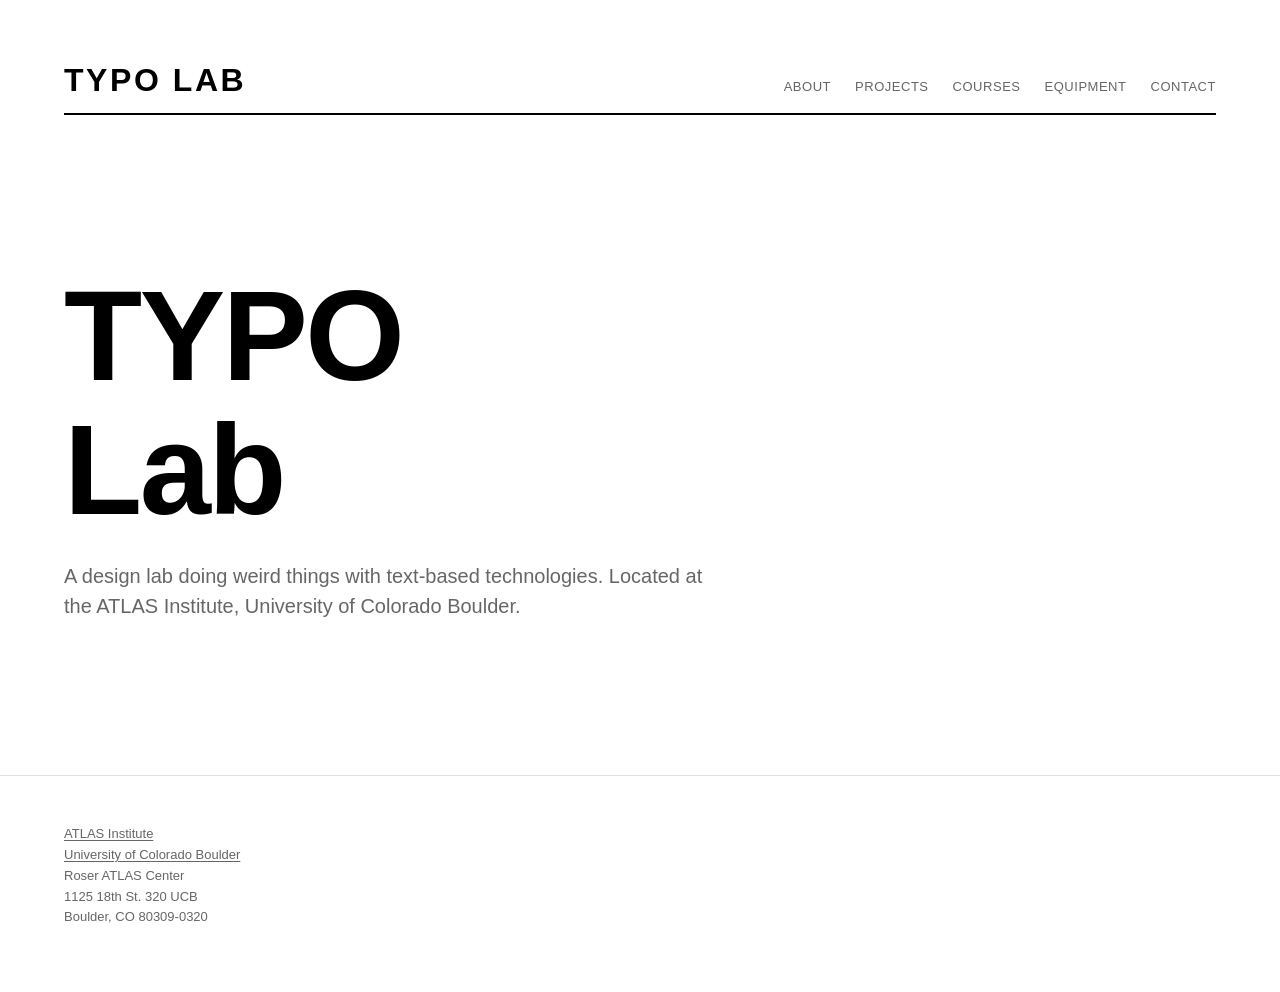
<file: index.html>
<!DOCTYPE html>
<html lang="en">
<head>
  <meta charset="UTF-8">
  <meta name="viewport" content="width=device-width, initial-scale=1.0">
  <title>TYPOLAB</title>
  <link rel="stylesheet" href="style.css">
</head>
<body>
  <div class="page-wrapper">
    <header class="site-header">
      <div class="header-inner">
        <div class="site-title"><a href="index.html">TYPO Lab</a></div>
        <nav>
          <a href="about.html">About</a>
          <a href="projects.html">Projects</a>
          <a href="courses.html">Courses</a>
          <a href="equipment.html">Equipment</a>
          <a href="contact.html">Contact</a>
        </nav>
      </div>
    </header>

    <main>
      <div class="content">
        <div class="hero">
          <h1>TYPO<br>Lab</h1>
          <p class="hero-tagline">A design lab doing weird things with text-based technologies. Located at the ATLAS Institute, University of Colorado Boulder.</p>
        </div>
      </div>
    </main>

    <footer>
      <div class="footer-inner">
        <div class="footer-address">
          <a href="https://atlas.colorado.edu">ATLAS Institute</a><br>
          <a href="https://www.colorado.edu/">University of Colorado Boulder</a><br>
          Roser ATLAS Center<br>
          1125 18th St. 320 UCB<br>
          Boulder, CO 80309-0320
        </div>
      </div>
    </footer>
  </div>
</body>
</html>
</file>
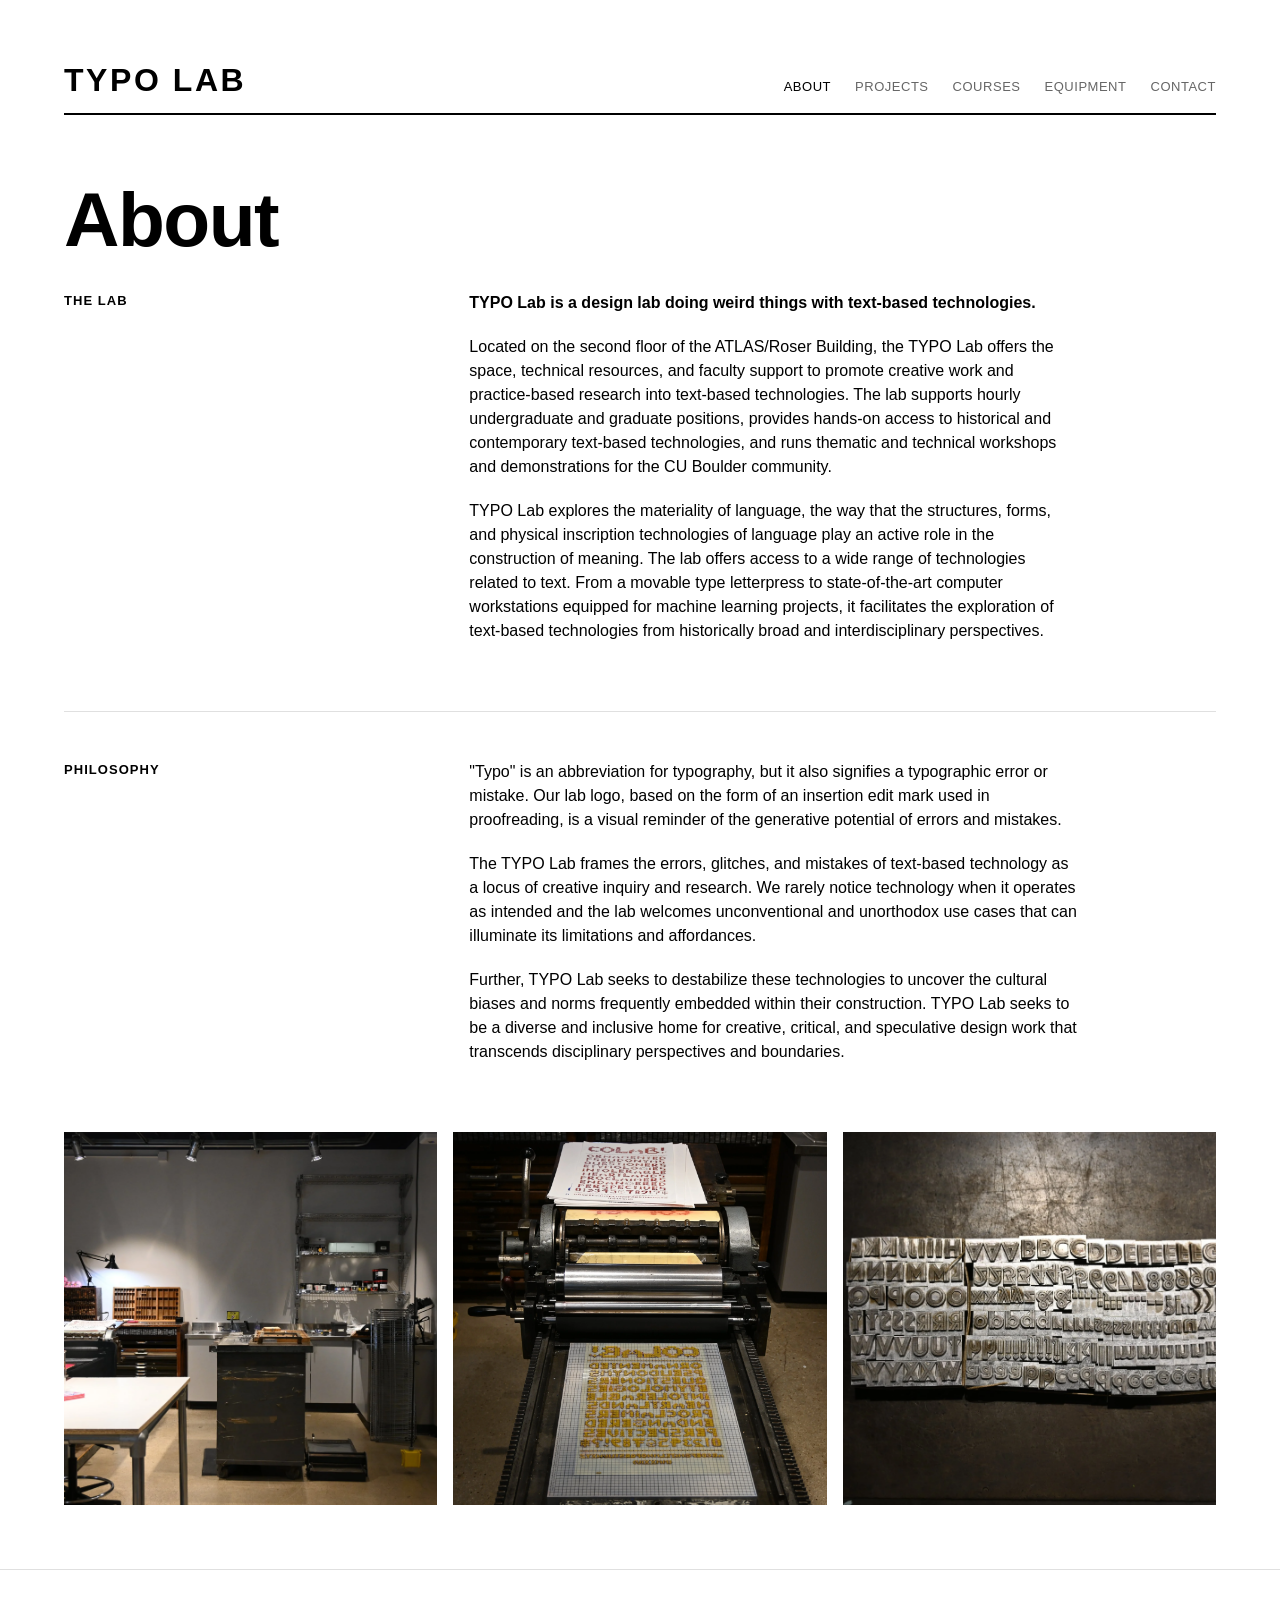
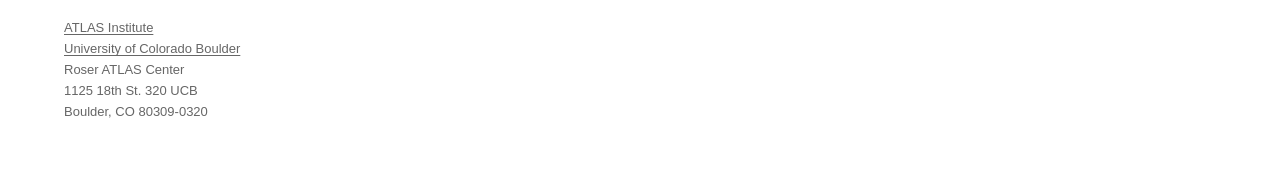
<file: about.html>
<!DOCTYPE html>
<html lang="en">
<head>
  <meta charset="UTF-8">
  <meta name="viewport" content="width=device-width, initial-scale=1.0">
  <title>About — TYPOLAB</title>
  <link rel="stylesheet" href="style.css">
</head>
<body>
  <div class="page-wrapper">
    <header class="site-header">
      <div class="header-inner">
        <div class="site-title"><a href="index.html">TYPO Lab</a></div>
        <nav>
          <a href="about.html" class="active">About</a>
          <a href="projects.html">Projects</a>
          <a href="courses.html">Courses</a>
          <a href="equipment.html">Equipment</a>
          <a href="contact.html">Contact</a>
        </nav>
      </div>
    </header>

    <main>
      <div class="content">
        <h1>About</h1>

        <div class="two-col">
          <div class="col-label">
            <h3>The Lab</h3>
          </div>
          <div class="about-text">
            <p><strong>TYPO Lab is a design lab doing weird things with text-based technologies.</strong></p>

            <p>Located on the second floor of the ATLAS/Roser Building, the TYPO Lab offers the space, technical resources, and faculty support to promote creative work and practice-based research into text-based technologies. The lab supports hourly undergraduate and graduate positions, provides hands-on access to historical and contemporary text-based technologies, and runs thematic and technical workshops and demonstrations for the CU Boulder community.</p>

            <p>TYPO Lab explores the materiality of language, the way that the structures, forms, and physical inscription technologies of language play an active role in the construction of meaning. The lab offers access to a wide range of technologies related to text. From a movable type letterpress to state-of-the-art computer workstations equipped for machine learning projects, it facilitates the exploration of text-based technologies from historically broad and interdisciplinary perspectives.</p>
          </div>
        </div>

        <hr class="section-divider">

        <div class="two-col">
          <div class="col-label">
            <h3>Philosophy</h3>
          </div>
          <div class="about-text">
            <p>"Typo" is an abbreviation for typography, but it also signifies a typographic error or mistake. Our lab logo, based on the form of an insertion edit mark used in proofreading, is a visual reminder of the generative potential of errors and mistakes.</p>

            <p>The TYPO Lab frames the errors, glitches, and mistakes of text-based technology as a locus of creative inquiry and research. We rarely notice technology when it operates as intended and the lab welcomes unconventional and unorthodox use cases that can illuminate its limitations and affordances.</p>

            <p>Further, TYPO Lab seeks to destabilize these technologies to uncover the cultural biases and norms frequently embedded within their construction. TYPO Lab seeks to be a diverse and inclusive home for creative, critical, and speculative design work that transcends disciplinary perspectives and boundaries.</p>
          </div>
        </div>

        <div class="about-images">
          <img src="images/lab-01.jpg" alt="TYPO Lab space">
          <img src="images/lab-02.jpg" alt="TYPO Lab letterpress">
          <img src="images/lab-03.jpg" alt="TYPO Lab equipment">
        </div>
      </div>
    </main>

    <footer>
      <div class="footer-inner">
        <div class="footer-address">
          <a href="https://atlas.colorado.edu">ATLAS Institute</a><br>
          <a href="https://www.colorado.edu/">University of Colorado Boulder</a><br>
          Roser ATLAS Center<br>
          1125 18th St. 320 UCB<br>
          Boulder, CO 80309-0320
        </div>
      </div>
    </footer>
  </div>
</body>
</html>
</file>
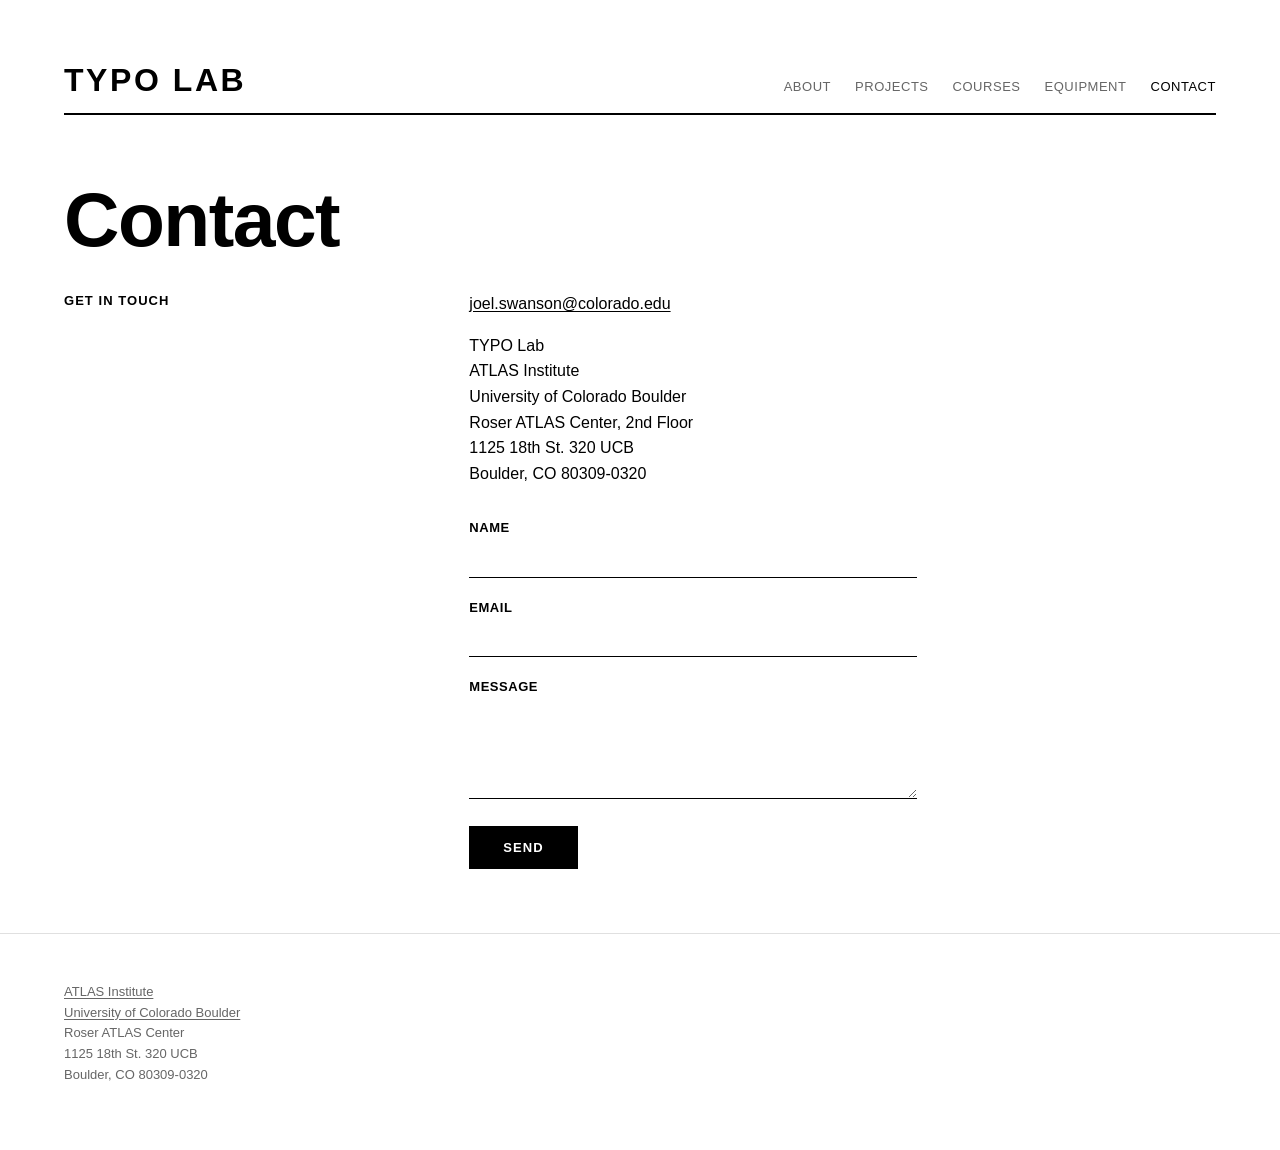
<file: contact.html>
<!DOCTYPE html>
<html lang="en">
<head>
  <meta charset="UTF-8">
  <meta name="viewport" content="width=device-width, initial-scale=1.0">
  <title>Contact — TYPOLAB</title>
  <link rel="stylesheet" href="style.css">
</head>
<body>
  <div class="page-wrapper">
    <header class="site-header">
      <div class="header-inner">
        <div class="site-title"><a href="index.html">TYPO Lab</a></div>
        <nav>
          <a href="about.html">About</a>
          <a href="projects.html">Projects</a>
          <a href="courses.html">Courses</a>
          <a href="equipment.html">Equipment</a>
          <a href="contact.html" class="active">Contact</a>
        </nav>
      </div>
    </header>

    <main>
      <div class="content">
        <h1>Contact</h1>

        <div class="two-col">
          <div class="col-label">
            <h3>Get in Touch</h3>
          </div>
          <div>
            <div class="contact-info">
              <p>
                <a href="mailto:joel.swanson@colorado.edu">joel.swanson@colorado.edu</a>
              </p>
              <p>
                TYPO Lab<br>
                ATLAS Institute<br>
                University of Colorado Boulder<br>
                Roser ATLAS Center, 2nd Floor<br>
                1125 18th St. 320 UCB<br>
                Boulder, CO 80309-0320
              </p>
            </div>

            <!-- 
              Contact form using Formspree (free tier).
              Replace YOUR_FORM_ID with your Formspree endpoint.
              Sign up at https://formspree.io to get one.
            -->
            <div class="contact-form">
              <form action="https://formspree.io/f/YOUR_FORM_ID" method="POST">
                <div class="form-field">
                  <label for="name">Name</label>
                  <input type="text" id="name" name="name" required>
                </div>
                <div class="form-field">
                  <label for="email">Email</label>
                  <input type="email" id="email" name="email" required>
                </div>
                <div class="form-field">
                  <label for="message">Message</label>
                  <textarea id="message" name="message" required></textarea>
                </div>
                <button type="submit" class="form-submit">Send</button>
              </form>
            </div>
          </div>
        </div>
      </div>
    </main>

    <footer>
      <div class="footer-inner">
        <div class="footer-address">
          <a href="https://atlas.colorado.edu">ATLAS Institute</a><br>
          <a href="https://www.colorado.edu/">University of Colorado Boulder</a><br>
          Roser ATLAS Center<br>
          1125 18th St. 320 UCB<br>
          Boulder, CO 80309-0320
        </div>
      </div>
    </footer>
  </div>
</body>
</html>
</file>
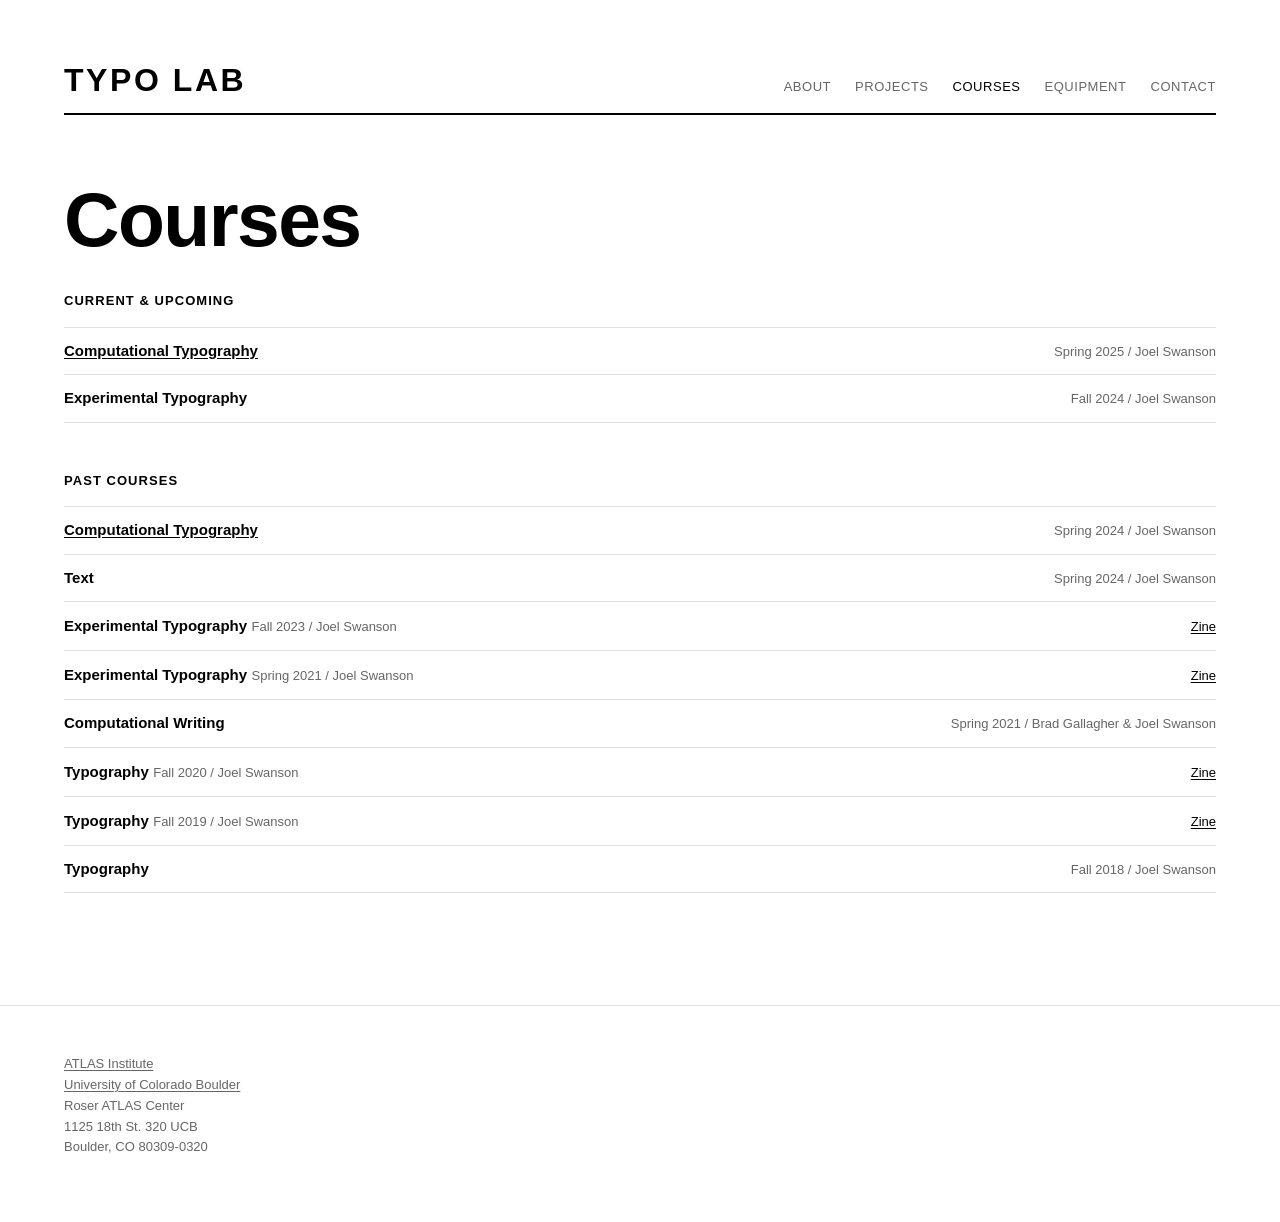
<file: courses.html>
<!DOCTYPE html>
<html lang="en">
<head>
  <meta charset="UTF-8">
  <meta name="viewport" content="width=device-width, initial-scale=1.0">
  <title>Courses — TYPOLAB</title>
  <link rel="stylesheet" href="style.css">
</head>
<body>
  <div class="page-wrapper">
    <header class="site-header">
      <div class="header-inner">
        <div class="site-title"><a href="index.html">TYPO Lab</a></div>
        <nav>
          <a href="about.html">About</a>
          <a href="projects.html">Projects</a>
          <a href="courses.html" class="active">Courses</a>
          <a href="equipment.html">Equipment</a>
          <a href="contact.html">Contact</a>
        </nav>
      </div>
    </header>

    <main>
      <div class="content">
        <h1>Courses</h1>

        <div class="course-section">
          <h3>Current &amp; Upcoming</h3>
          <ul class="course-list">
            <li>
              <span class="course-name"><a href="https://docs.google.com/document/d/1ha3suFLsMOkizUIImgbJH-a_bnCdfB4cQkEr8kNHdkE/edit?usp=sharing">Computational Typography</a></span>
              <span class="course-detail">Spring 2025 / Joel Swanson</span>
            </li>
            <li>
              <span class="course-name">Experimental Typography</span>
              <span class="course-detail">Fall 2024 / Joel Swanson</span>
            </li>
          </ul>
        </div>

        <div class="course-section">
          <h3>Past Courses</h3>
          <ul class="course-list">
            <li>
              <span class="course-name"><a href="https://docs.google.com/document/d/1ha3suFLsMOkizUIImgbJH-a_bnCdfB4cQkEr8kNHdkE/edit?usp=sharing">Computational Typography</a></span>
              <span class="course-detail">Spring 2024 / Joel Swanson</span>
            </li>
            <li>
              <span class="course-name">Text</span>
              <span class="course-detail">Spring 2024 / Joel Swanson</span>
            </li>
            <li>
              <div>
                <span class="course-name">Experimental Typography</span>
                <span class="course-detail">Fall 2023 / Joel Swanson</span>
              </div>
              <div class="course-links"><a href="zines/ExpTypeFA2023.pdf">Zine</a></div>
            </li>
            <li>
              <div>
                <span class="course-name">Experimental Typography</span>
                <span class="course-detail">Spring 2021 / Joel Swanson</span>
              </div>
              <div class="course-links"><a href="zines/ExpTypeFA2021.pdf">Zine</a></div>
            </li>
            <li>
              <span class="course-name">Computational Writing</span>
              <span class="course-detail">Spring 2021 / Brad Gallagher &amp; Joel Swanson</span>
            </li>
            <li>
              <div>
                <span class="course-name">Typography</span>
                <span class="course-detail">Fall 2020 / Joel Swanson</span>
              </div>
              <div class="course-links"><a href="zines/ExpTypeFA2020.pdf">Zine</a></div>
            </li>
            <li>
              <div>
                <span class="course-name">Typography</span>
                <span class="course-detail">Fall 2019 / Joel Swanson</span>
              </div>
              <div class="course-links"><a href="zines/ExpTypeFA2019.pdf">Zine</a></div>
            </li>
            <li>
              <span class="course-name">Typography</span>
              <span class="course-detail">Fall 2018 / Joel Swanson</span>
            </li>
          </ul>
        </div>
      </div>
    </main>

    <footer>
      <div class="footer-inner">
        <div class="footer-address">
          <a href="https://atlas.colorado.edu">ATLAS Institute</a><br>
          <a href="https://www.colorado.edu/">University of Colorado Boulder</a><br>
          Roser ATLAS Center<br>
          1125 18th St. 320 UCB<br>
          Boulder, CO 80309-0320
        </div>
      </div>
    </footer>
  </div>
</body>
</html>
</file>
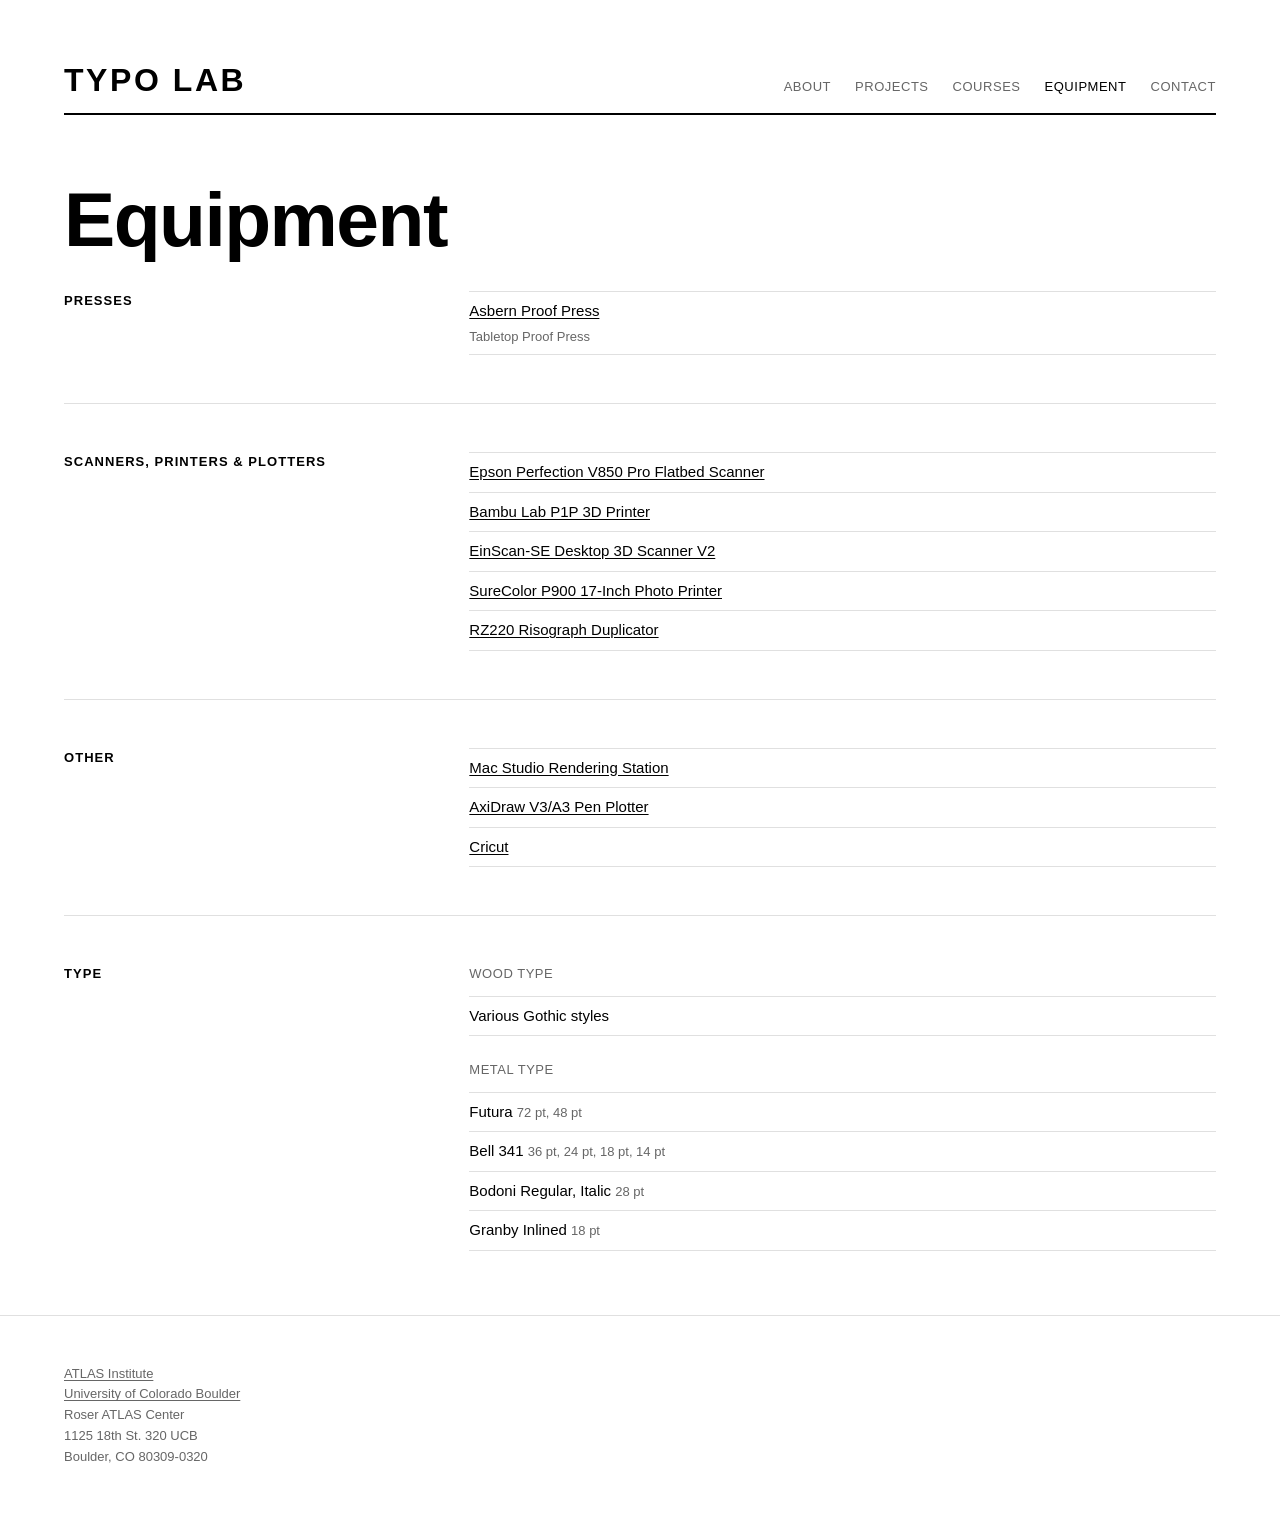
<file: equipment.html>
<!DOCTYPE html>
<html lang="en">
<head>
  <meta charset="UTF-8">
  <meta name="viewport" content="width=device-width, initial-scale=1.0">
  <title>Equipment — TYPOLAB</title>
  <link rel="stylesheet" href="style.css">
</head>
<body>
  <div class="page-wrapper">
    <header class="site-header">
      <div class="header-inner">
        <div class="site-title"><a href="index.html">TYPO Lab</a></div>
        <nav>
          <a href="about.html">About</a>
          <a href="projects.html">Projects</a>
          <a href="courses.html">Courses</a>
          <a href="equipment.html" class="active">Equipment</a>
          <a href="contact.html">Contact</a>
        </nav>
      </div>
    </header>

    <main>
      <div class="content">
        <h1>Equipment</h1>

        <div class="two-col">
          <div class="col-label">
            <h3>Presses</h3>
          </div>
          <div>
            <ul class="equipment-list">
              <li><a href="https://letterpresscommons.com/press/asbern-proof-press/">Asbern Proof Press</a><div class="type-specimen">Tabletop Proof Press</div></li>
            </ul>
          </div>
        </div>

        <hr class="section-divider">

        <div class="two-col">
          <div class="col-label">
            <h3>Scanners, Printers &amp; Plotters</h3>
          </div>
          <div>
            <ul class="equipment-list">
              <li><a href="https://epson.com/For-Work/Scanners/Photo-and-Graphics/Epson-Perfection-V850-Pro-Photo-Scanner/p/B11B224201">Epson Perfection V850 Pro Flatbed Scanner</a></li>
              <li><a href="https://us.store.bambulab.com/products/p1p">Bambu Lab P1P 3D Printer</a></li>
              <li><a href="https://www.matterhackers.com/store/l/einscan-se-desktop-3d-scanner-v2/sk/M21W1D74">EinScan-SE Desktop 3D Scanner V2</a></li>
              <li><a href="https://epson.com/For-Work/Printers/Large-Format/SureColor-P900-17-Inch-Photo-Printer/p/C11CH37201">SureColor P900 17-Inch Photo Printer</a></li>
              <li><a href="https://us.riso.com/wp-content/uploads/assets/legacy/a0LA0000001gBJpMAM.PDF">RZ220 Risograph Duplicator</a></li>
            </ul>
          </div>
        </div>

        <hr class="section-divider">

        <div class="two-col">
          <div class="col-label">
            <h3>Other</h3>
          </div>
          <div>
            <ul class="equipment-list">
              <li><a href="https://www.apple.com/mac-studio/">Mac Studio Rendering Station</a></li>
              <li><a href="https://shop.evilmadscientist.com/890">AxiDraw V3/A3 Pen Plotter</a></li>
              <li><a href="https://cricut.com/">Cricut</a></li>
            </ul>
          </div>
        </div>

        <hr class="section-divider">

        <div class="two-col">
          <div class="col-label">
            <h3>Type</h3>
          </div>
          <div>
            <h4>Wood Type</h4>
            <ul class="equipment-list">
              <li>Various Gothic styles</li>
            </ul>

            <h4 style="margin-top: 1.5rem;">Metal Type</h4>
            <ul class="equipment-list">
              <li>Futura <span class="type-specimen">72 pt, 48 pt</span></li>
              <li>Bell 341 <span class="type-specimen">36 pt, 24 pt, 18 pt, 14 pt</span></li>
              <li>Bodoni Regular, Italic <span class="type-specimen">28 pt</span></li>
              <li>Granby Inlined <span class="type-specimen">18 pt</span></li>
            </ul>
          </div>
        </div>
      </div>
    </main>

    <footer>
      <div class="footer-inner">
        <div class="footer-address">
          <a href="https://atlas.colorado.edu">ATLAS Institute</a><br>
          <a href="https://www.colorado.edu/">University of Colorado Boulder</a><br>
          Roser ATLAS Center<br>
          1125 18th St. 320 UCB<br>
          Boulder, CO 80309-0320
        </div>
      </div>
    </footer>
  </div>
</body>
</html>
</file>
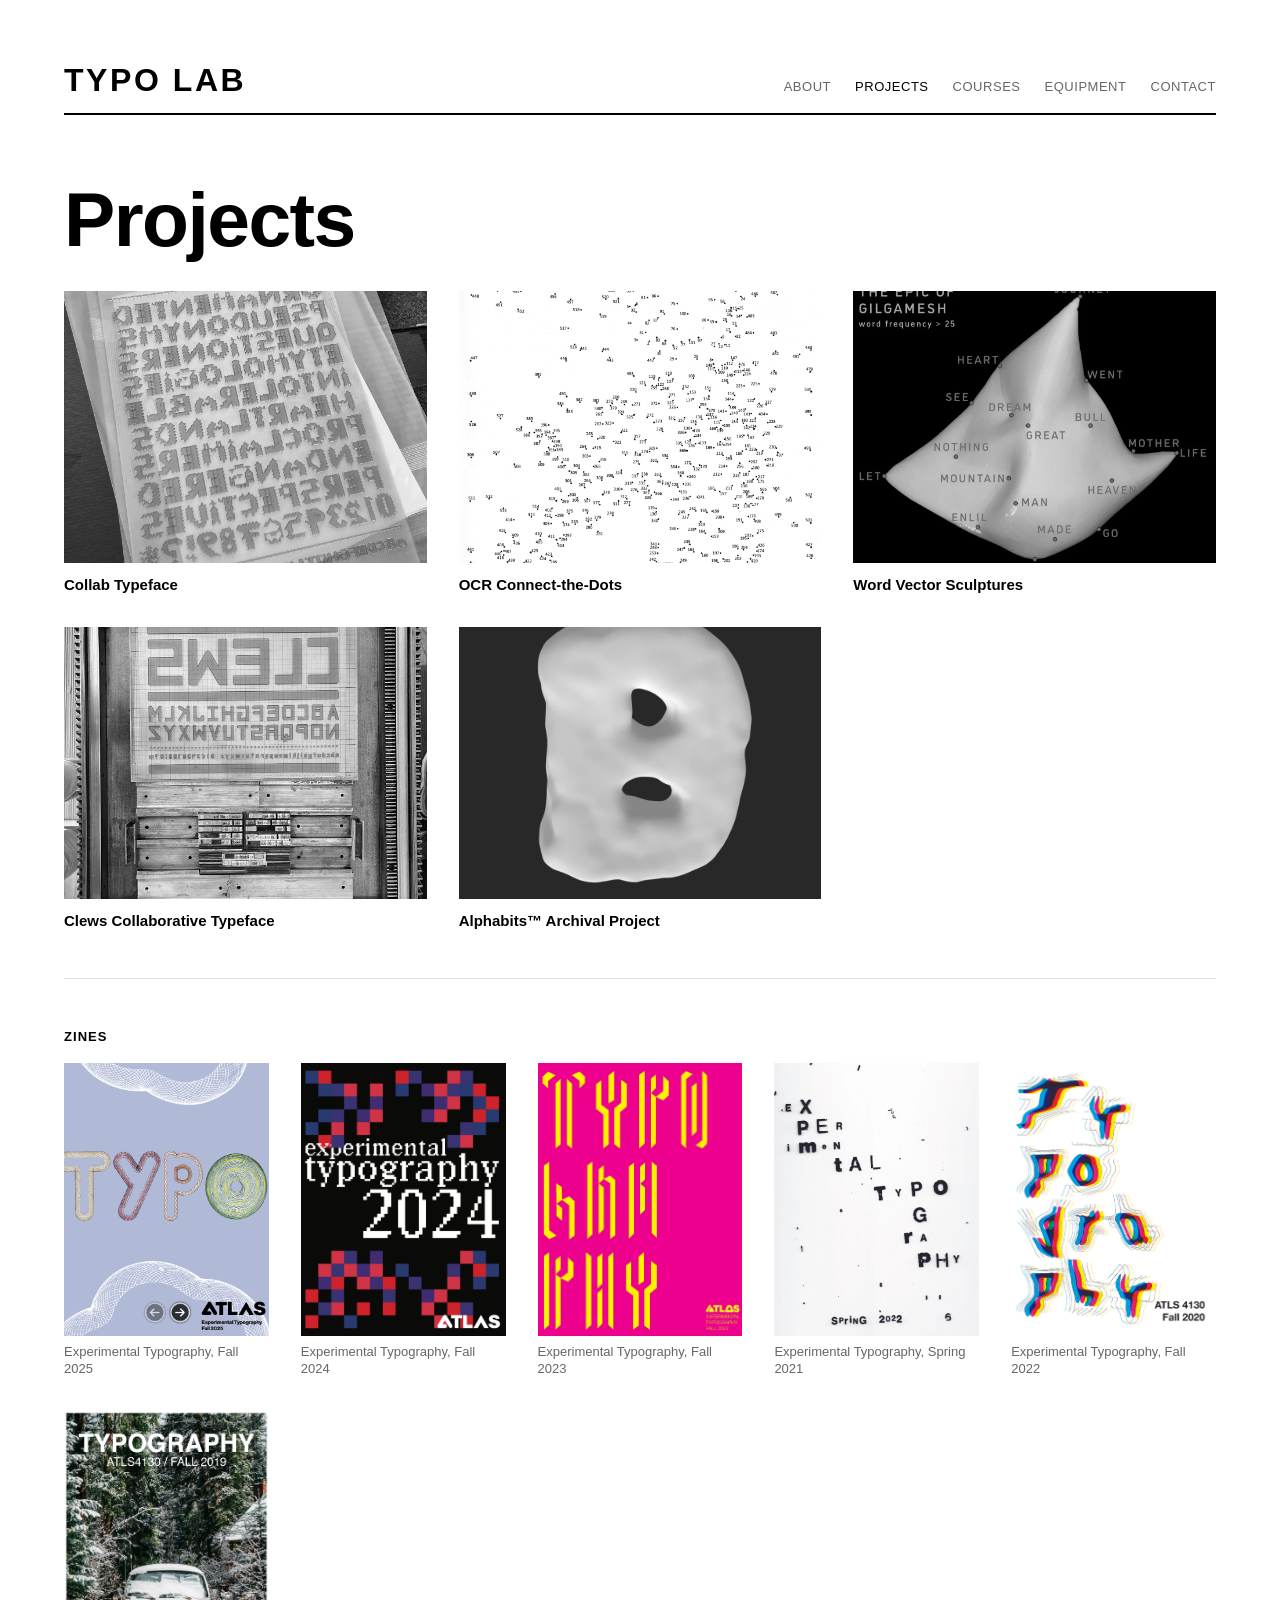
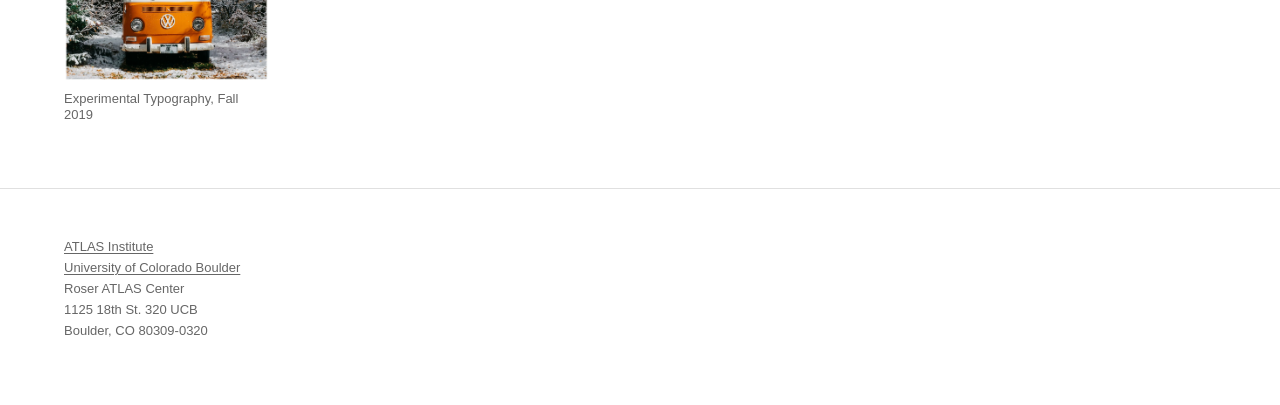
<file: projects.html>
<!DOCTYPE html>
<html lang="en">
<head>
  <meta charset="UTF-8">
  <meta name="viewport" content="width=device-width, initial-scale=1.0">
  <title>Projects — TYPOLAB</title>
  <link rel="stylesheet" href="style.css">
</head>
<body>
  <div class="page-wrapper">
    <header class="site-header">
      <div class="header-inner">
        <div class="site-title"><a href="index.html">TYPO Lab</a></div>
        <nav>
          <a href="about.html">About</a>
          <a href="projects.html" class="active">Projects</a>
          <a href="courses.html">Courses</a>
          <a href="equipment.html">Equipment</a>
          <a href="contact.html">Contact</a>
        </nav>
      </div>
    </header>

    <main>
      <div class="content">
        <h1>Projects</h1>

        <div class="project-grid">
          <a href="projects/collab.html" class="project-card">
            <img src="images/collab-thumb.jpg" alt="Collab Typeface">
            <div class="project-card-title">Collab Typeface</div>
          </a>

          <a href="projects/connectthedots.html" class="project-card">
            <img src="images/connectthedots-thumb.jpg" alt="OCR Connect-the-Dots">
            <div class="project-card-title">OCR Connect-the-Dots</div>
          </a>

          <a href="projects/wordvectors.html" class="project-card">
            <img src="images/wordvectors-thumb.jpg" alt="Word Vector Sculptures">
            <div class="project-card-title">Word Vector Sculptures</div>
          </a>

          <a href="projects/clews.html" class="project-card">
            <img src="images/clews-thumb.jpg" alt="Clews Collaborative Typeface">
            <div class="project-card-title">Clews Collaborative Typeface</div>
          </a>

          <a href="projects/alphabit.html" class="project-card">
            <img src="images/alphabit-thumb.jpg" alt="Alphabits Archival Project">
            <div class="project-card-title">Alphabits&#8482; Archival Project</div>
          </a>
        </div>

        <hr class="section-divider">

        <h3>Zines</h3>

        <div class="zine-grid">
          <a href="zines/Fall-2025-Experimental-Typography-Zine.pdf" class="zine-card">
            <img src="images/zine-fa2025.jpg" alt="Experimental Typography, Fall 2025">
            <div class="zine-card-title">Experimental Typography, Fall 2025</div>
          </a>

          <a href="zines/Fall-2024-Experimental-Typography-Zine.pdf" class="zine-card">
            <img src="images/zine-fa2024.jpg" alt="Experimental Typography, Fall 2024">
            <div class="zine-card-title">Experimental Typography, Fall 2024</div>
          </a>

          <a href="zines/ExpTypeFA2023.pdf" class="zine-card">
            <img src="images/zine-fa2023.jpg" alt="Experimental Typography, Fall 2023">
            <div class="zine-card-title">Experimental Typography, Fall 2023</div>
          </a>

          <a href="zines/ExpTypeFA2021.pdf" class="zine-card">
            <img src="images/zine-sp2021.jpg" alt="Experimental Typography, Spring 2021">
            <div class="zine-card-title">Experimental Typography, Spring 2021</div>
          </a>

          <a href="zines/ExpTypeFA2020.pdf" class="zine-card">
            <img src="images/zine-fa2022.jpg" alt="Experimental Typography, Fall 2022">
            <div class="zine-card-title">Experimental Typography, Fall 2022</div>
          </a>

          <a href="zines/ExpTypeFA2019.pdf" class="zine-card">
            <img src="images/zine-fa2019.jpg" alt="Experimental Typography, Fall 2019">
            <div class="zine-card-title">Experimental Typography, Fall 2019</div>
          </a>
        </div>
      </div>
    </main>

    <footer>
      <div class="footer-inner">
        <div class="footer-address">
          <a href="https://atlas.colorado.edu">ATLAS Institute</a><br>
          <a href="https://www.colorado.edu/">University of Colorado Boulder</a><br>
          Roser ATLAS Center<br>
          1125 18th St. 320 UCB<br>
          Boulder, CO 80309-0320
        </div>
      </div>
    </footer>
  </div>
</body>
</html>
</file>
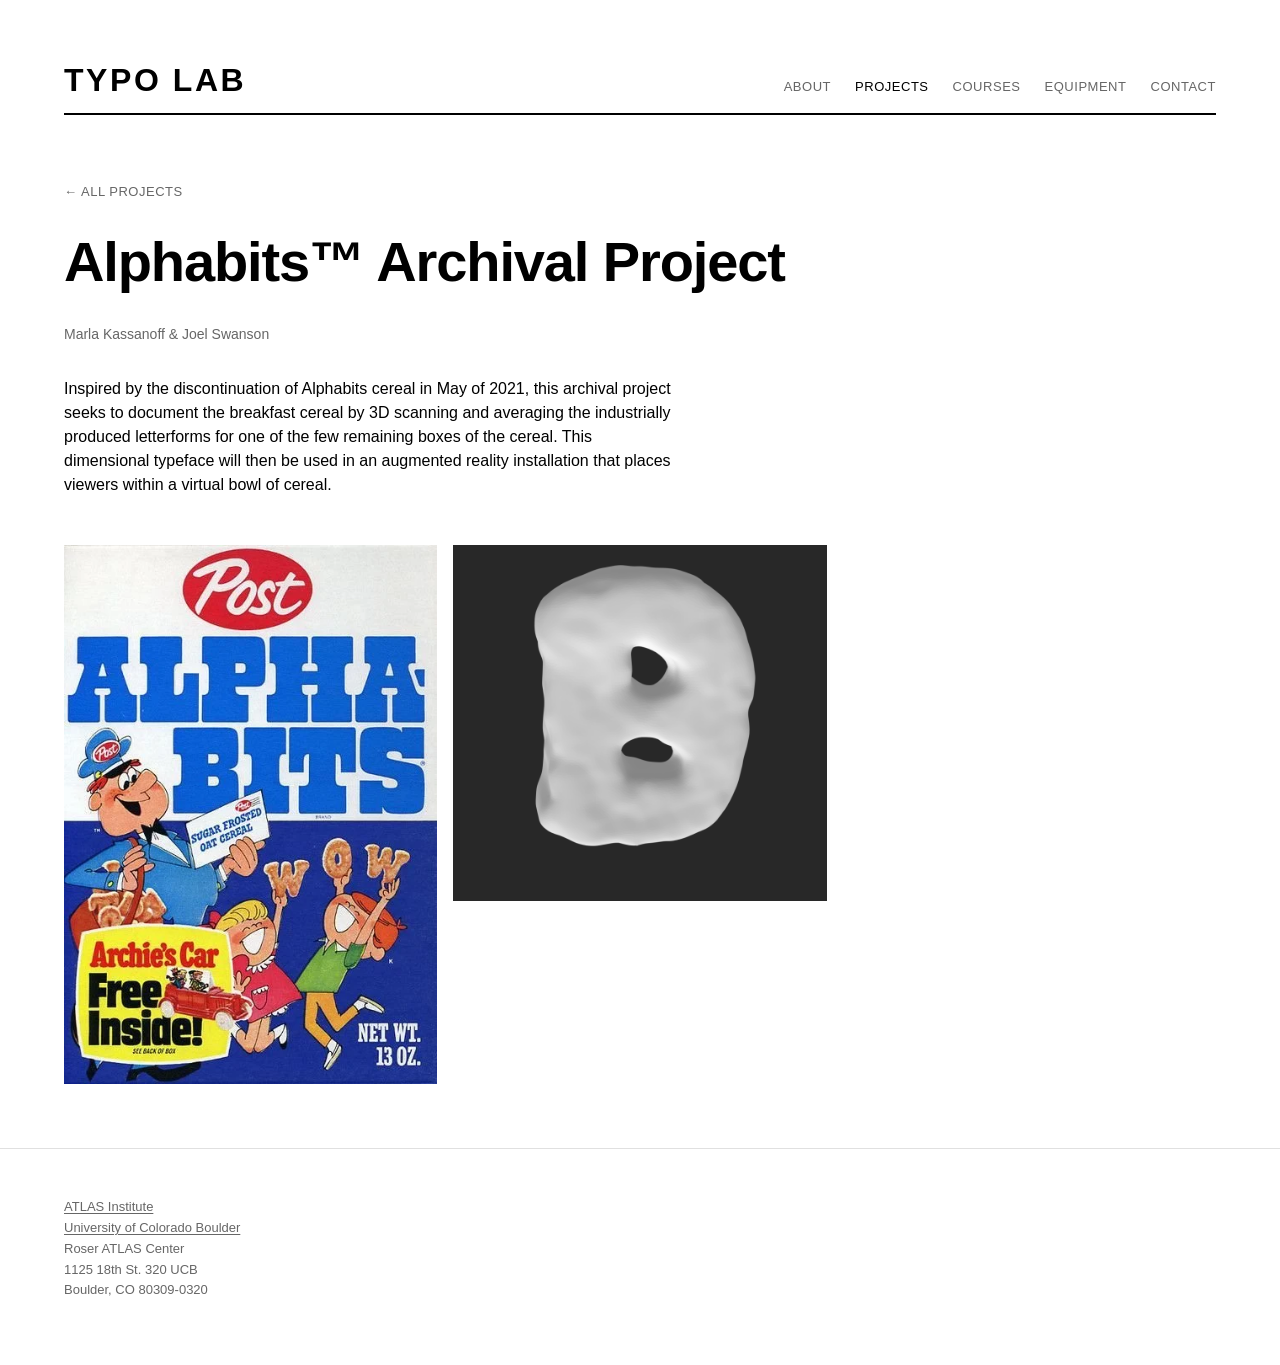
<file: projects/alphabit.html>
<!DOCTYPE html>
<html lang="en">
<head>
  <meta charset="UTF-8">
  <meta name="viewport" content="width=device-width, initial-scale=1.0">
  <title>Alphabits&#8482; Archival Project — TYPOLAB</title>
  <link rel="stylesheet" href="../style.css">
</head>
<body>
  <div class="page-wrapper">
    <header class="site-header">
      <div class="header-inner">
        <div class="site-title"><a href="../index.html">TYPO Lab</a></div>
        <nav>
          <a href="../about.html">About</a>
          <a href="../projects.html" class="active">Projects</a>
          <a href="../courses.html">Courses</a>
          <a href="../equipment.html">Equipment</a>
          <a href="../contact.html">Contact</a>
        </nav>
      </div>
    </header>

    <main>
      <div class="content">
        <a href="../projects.html" class="back-link">&larr; All Projects</a>

        <div class="project-header">
          <h1>Alphabits&#8482; Archival Project</h1>
          <p class="project-meta">Marla Kassanoff &amp; Joel Swanson</p>
        </div>

        <div class="project-body">
          <p>Inspired by the discontinuation of Alphabits cereal in May of 2021, this archival project seeks to document the breakfast cereal by 3D scanning and averaging the industrially produced letterforms for one of the few remaining boxes of the cereal. This dimensional typeface will then be used in an augmented reality installation that places viewers within a virtual bowl of cereal.</p>
        </div>

        <div class="project-images">
          <img src="../images/alphabit-01.jpg" alt="Alphabits cereal box">
          <img src="../images/alphabit-02.jpg" alt="Alphabits 3D scan">
        </div>
      </div>
    </main>

    <footer>
      <div class="footer-inner">
        <div class="footer-address">
          <a href="https://atlas.colorado.edu">ATLAS Institute</a><br>
          <a href="https://www.colorado.edu/">University of Colorado Boulder</a><br>
          Roser ATLAS Center<br>
          1125 18th St. 320 UCB<br>
          Boulder, CO 80309-0320
        </div>
      </div>
    </footer>
  </div>
</body>
</html>
</file>
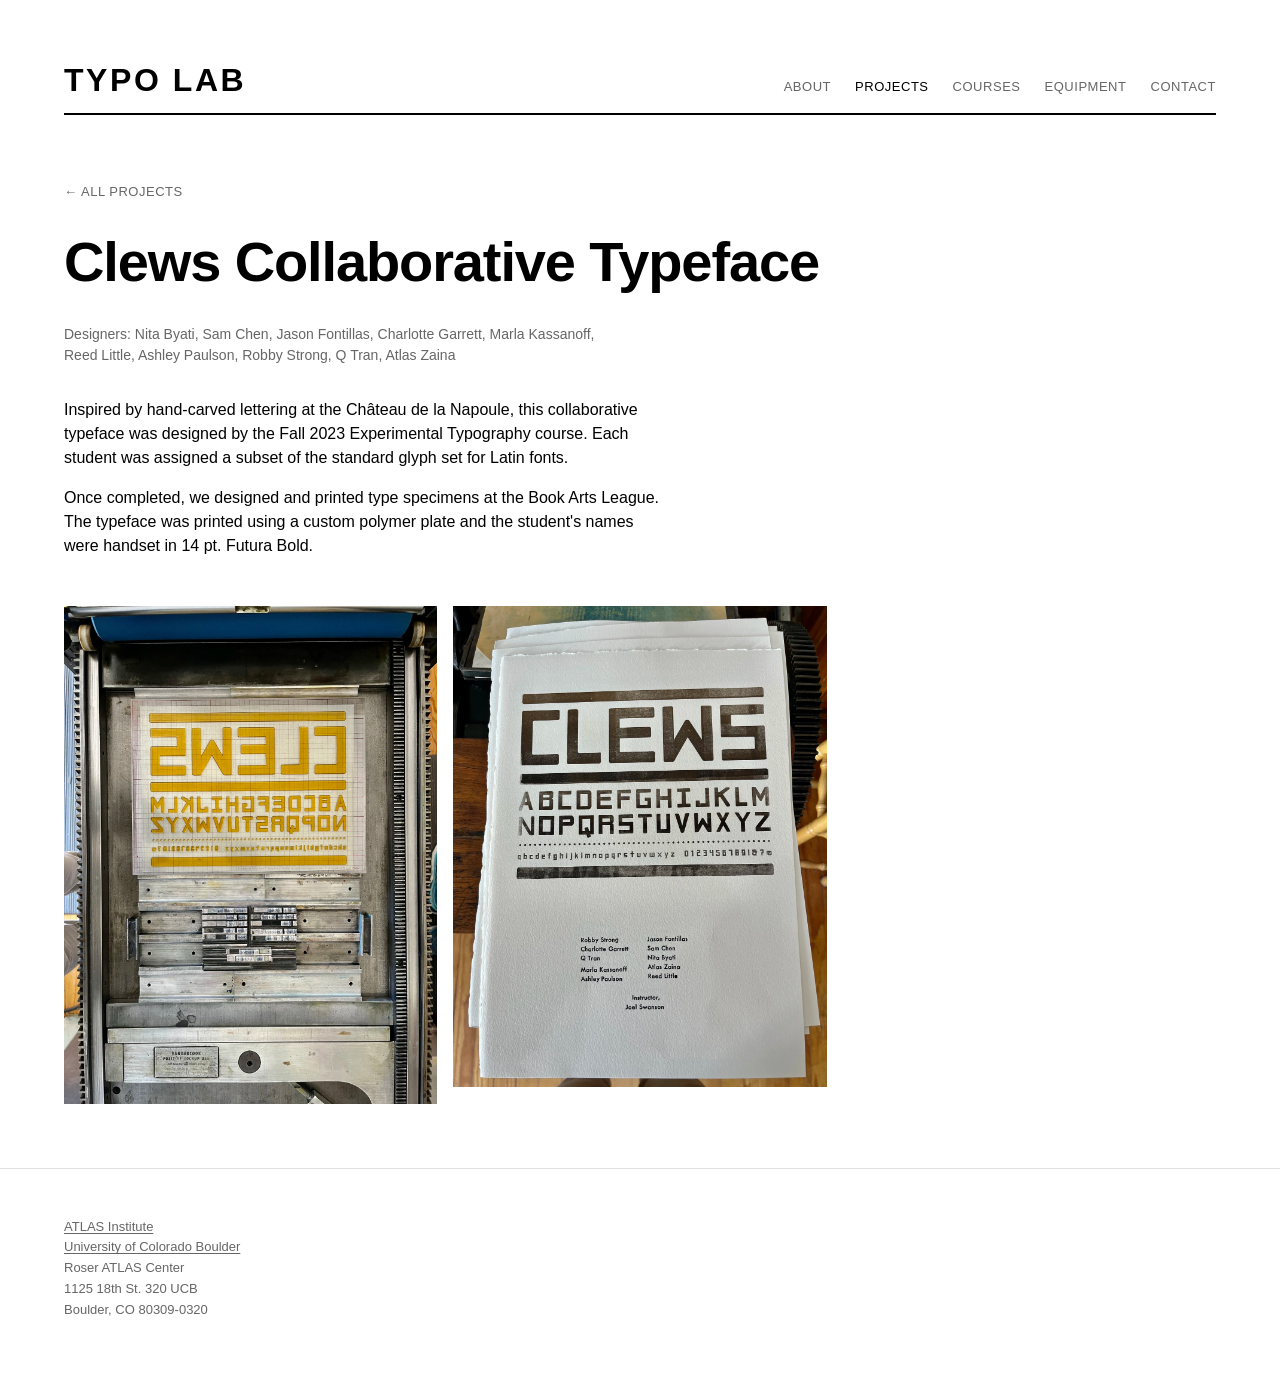
<file: projects/clews.html>
<!DOCTYPE html>
<html lang="en">
<head>
  <meta charset="UTF-8">
  <meta name="viewport" content="width=device-width, initial-scale=1.0">
  <title>Clews Collaborative Typeface — TYPOLAB</title>
  <link rel="stylesheet" href="../style.css">
</head>
<body>
  <div class="page-wrapper">
    <header class="site-header">
      <div class="header-inner">
        <div class="site-title"><a href="../index.html">TYPO Lab</a></div>
        <nav>
          <a href="../about.html">About</a>
          <a href="../projects.html" class="active">Projects</a>
          <a href="../courses.html">Courses</a>
          <a href="../equipment.html">Equipment</a>
          <a href="../contact.html">Contact</a>
        </nav>
      </div>
    </header>

    <main>
      <div class="content">
        <a href="../projects.html" class="back-link">&larr; All Projects</a>

        <div class="project-header">
          <h1>Clews Collaborative Typeface</h1>
          <p class="project-meta">Designers: Nita Byati, Sam Chen, Jason Fontillas, Charlotte Garrett, Marla Kassanoff, Reed Little, Ashley Paulson, Robby Strong, Q Tran, Atlas Zaina</p>
        </div>

        <div class="project-body">
          <p>Inspired by hand-carved lettering at the Ch&acirc;teau de la Napoule, this collaborative typeface was designed by the Fall 2023 Experimental Typography course. Each student was assigned a subset of the standard glyph set for Latin fonts.</p>

          <p>Once completed, we designed and printed type specimens at the Book Arts League. The typeface was printed using a custom polymer plate and the student's names were handset in 14 pt. Futura Bold.</p>
        </div>

        <div class="project-images">
          <img src="../images/clews-01.jpg" alt="Clews Typeface specimen">
          <img src="../images/clews-02.jpg" alt="Clews Typeface printing">
        </div>
      </div>
    </main>

    <footer>
      <div class="footer-inner">
        <div class="footer-address">
          <a href="https://atlas.colorado.edu">ATLAS Institute</a><br>
          <a href="https://www.colorado.edu/">University of Colorado Boulder</a><br>
          Roser ATLAS Center<br>
          1125 18th St. 320 UCB<br>
          Boulder, CO 80309-0320
        </div>
      </div>
    </footer>
  </div>
</body>
</html>
</file>
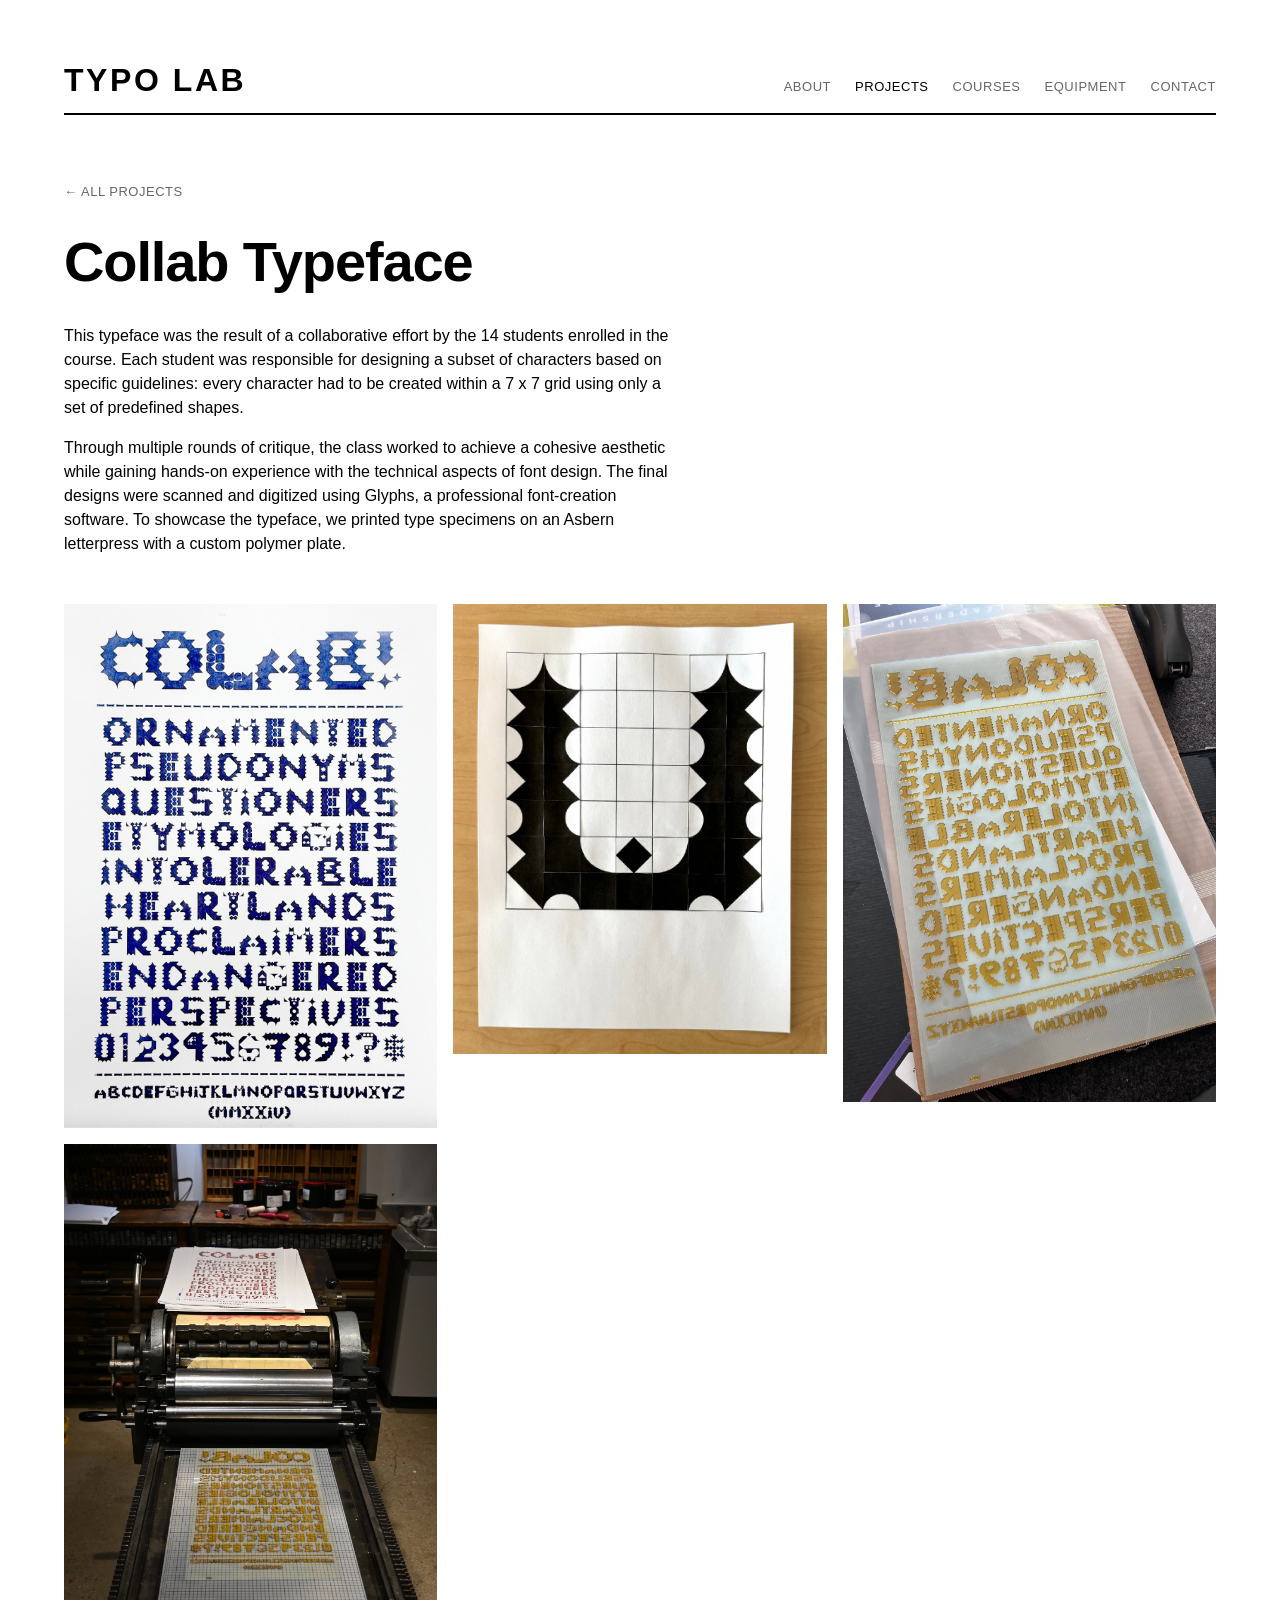
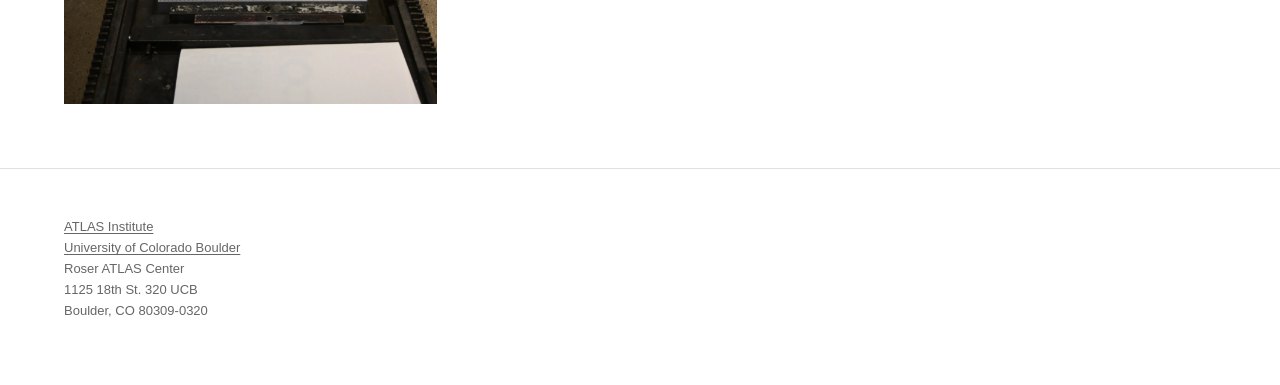
<file: projects/collab.html>
<!DOCTYPE html>
<html lang="en">
<head>
  <meta charset="UTF-8">
  <meta name="viewport" content="width=device-width, initial-scale=1.0">
  <title>Collab Typeface — TYPOLAB</title>
  <link rel="stylesheet" href="../style.css">
</head>
<body>
  <div class="page-wrapper">
    <header class="site-header">
      <div class="header-inner">
        <div class="site-title"><a href="../index.html">TYPO Lab</a></div>
        <nav>
          <a href="../about.html">About</a>
          <a href="../projects.html" class="active">Projects</a>
          <a href="../courses.html">Courses</a>
          <a href="../equipment.html">Equipment</a>
          <a href="../contact.html">Contact</a>
        </nav>
      </div>
    </header>

    <main>
      <div class="content">
        <a href="../projects.html" class="back-link">&larr; All Projects</a>

        <div class="project-header">
          <h1>Collab Typeface</h1>
        </div>

        <div class="project-body">
          <p>This typeface was the result of a collaborative effort by the 14 students enrolled in the course. Each student was responsible for designing a subset of characters based on specific guidelines: every character had to be created within a 7 x 7 grid using only a set of predefined shapes.</p>

          <p>Through multiple rounds of critique, the class worked to achieve a cohesive aesthetic while gaining hands-on experience with the technical aspects of font design. The final designs were scanned and digitized using Glyphs, a professional font-creation software. To showcase the typeface, we printed type specimens on an Asbern letterpress with a custom polymer plate.</p>
        </div>

        <div class="project-images">
          <img src="../images/collab-01.jpg" alt="Collab Typeface specimen">
          <img src="../images/collab-02.jpg" alt="Collab Typeface glyphs">
          <img src="../images/collab-03.jpg" alt="Collab Typeface printing">
          <img src="../images/collab-04.jpg" alt="Collab Typeface letterpress">
        </div>
      </div>
    </main>

    <footer>
      <div class="footer-inner">
        <div class="footer-address">
          <a href="https://atlas.colorado.edu">ATLAS Institute</a><br>
          <a href="https://www.colorado.edu/">University of Colorado Boulder</a><br>
          Roser ATLAS Center<br>
          1125 18th St. 320 UCB<br>
          Boulder, CO 80309-0320
        </div>
      </div>
    </footer>
  </div>
</body>
</html>
</file>
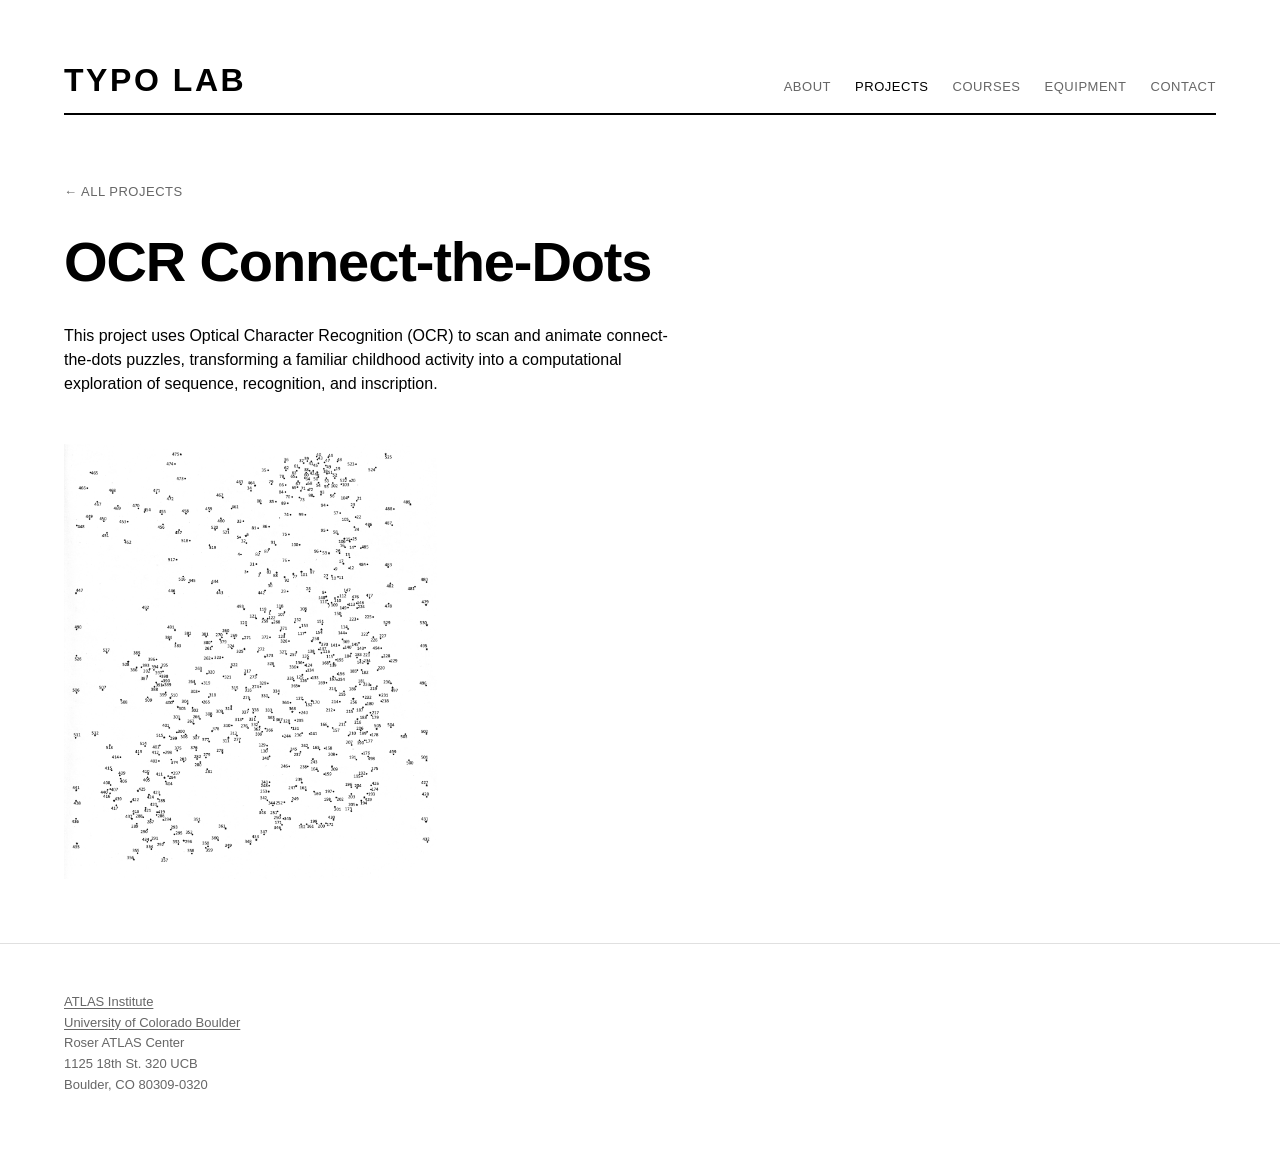
<file: projects/connectthedots.html>
<!DOCTYPE html>
<html lang="en">
<head>
  <meta charset="UTF-8">
  <meta name="viewport" content="width=device-width, initial-scale=1.0">
  <title>OCR Connect-the-Dots — TYPOLAB</title>
  <link rel="stylesheet" href="../style.css">
</head>
<body>
  <div class="page-wrapper">
    <header class="site-header">
      <div class="header-inner">
        <div class="site-title"><a href="../index.html">TYPO Lab</a></div>
        <nav>
          <a href="../about.html">About</a>
          <a href="../projects.html" class="active">Projects</a>
          <a href="../courses.html">Courses</a>
          <a href="../equipment.html">Equipment</a>
          <a href="../contact.html">Contact</a>
        </nav>
      </div>
    </header>

    <main>
      <div class="content">
        <a href="../projects.html" class="back-link">&larr; All Projects</a>

        <div class="project-header">
          <h1>OCR Connect-the-Dots</h1>
        </div>

        <div class="project-body">
          <p>This project uses Optical Character Recognition (OCR) to scan and animate connect-the-dots puzzles, transforming a familiar childhood activity into a computational exploration of sequence, recognition, and inscription.</p>
        </div>

        <div class="project-images">
          <img src="../images/connectthedots-01.jpg" alt="OCR Connect-the-Dots">
        </div>
      </div>
    </main>

    <footer>
      <div class="footer-inner">
        <div class="footer-address">
          <a href="https://atlas.colorado.edu">ATLAS Institute</a><br>
          <a href="https://www.colorado.edu/">University of Colorado Boulder</a><br>
          Roser ATLAS Center<br>
          1125 18th St. 320 UCB<br>
          Boulder, CO 80309-0320
        </div>
      </div>
    </footer>
  </div>
</body>
</html>
</file>
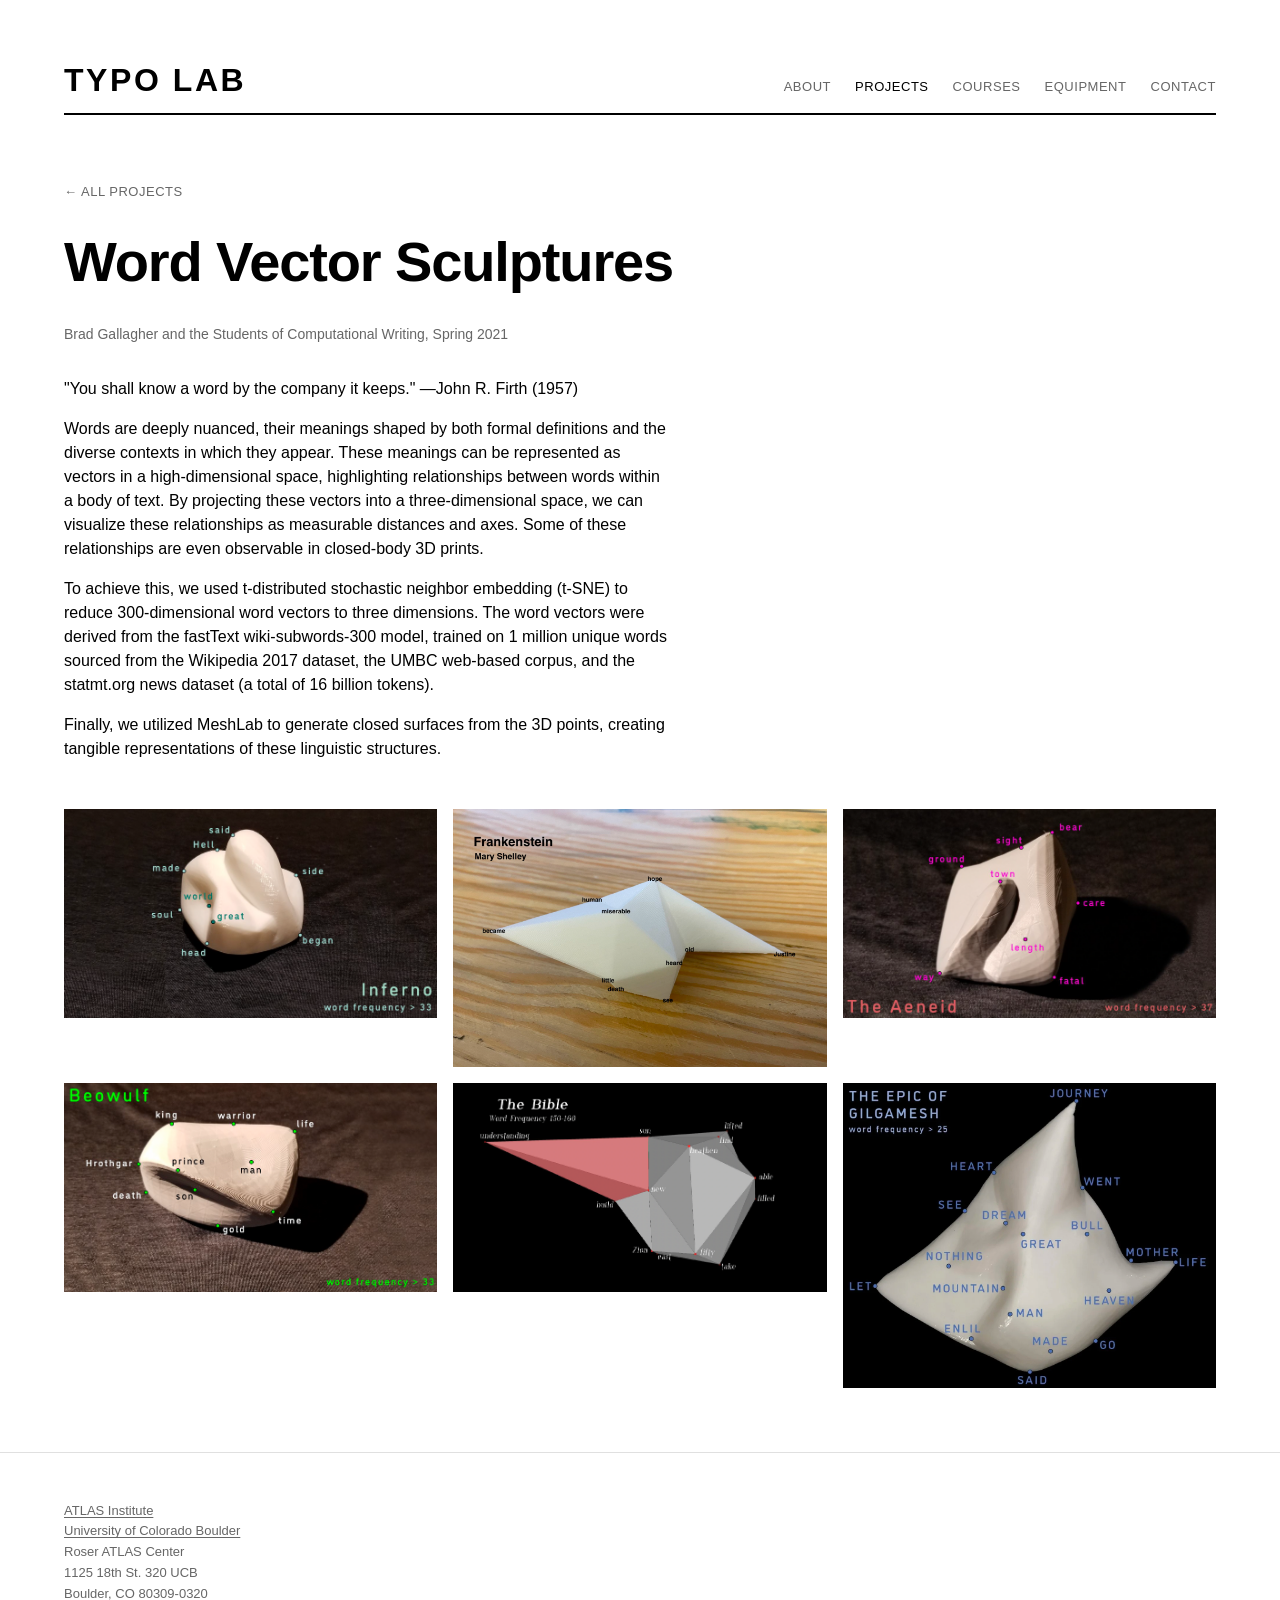
<file: projects/wordvectors.html>
<!DOCTYPE html>
<html lang="en">
<head>
  <meta charset="UTF-8">
  <meta name="viewport" content="width=device-width, initial-scale=1.0">
  <title>Word Vector Sculptures — TYPOLAB</title>
  <link rel="stylesheet" href="../style.css">
</head>
<body>
  <div class="page-wrapper">
    <header class="site-header">
      <div class="header-inner">
        <div class="site-title"><a href="../index.html">TYPO Lab</a></div>
        <nav>
          <a href="../about.html">About</a>
          <a href="../projects.html" class="active">Projects</a>
          <a href="../courses.html">Courses</a>
          <a href="../equipment.html">Equipment</a>
          <a href="../contact.html">Contact</a>
        </nav>
      </div>
    </header>

    <main>
      <div class="content">
        <a href="../projects.html" class="back-link">&larr; All Projects</a>

        <div class="project-header">
          <h1>Word Vector Sculptures</h1>
          <p class="project-meta">Brad Gallagher and the Students of Computational Writing, Spring 2021</p>
        </div>

        <div class="project-body">
          <p>"You shall know a word by the company it keeps." &mdash;John R. Firth (1957)</p>

          <p>Words are deeply nuanced, their meanings shaped by both formal definitions and the diverse contexts in which they appear. These meanings can be represented as vectors in a high-dimensional space, highlighting relationships between words within a body of text. By projecting these vectors into a three-dimensional space, we can visualize these relationships as measurable distances and axes. Some of these relationships are even observable in closed-body 3D prints.</p>

          <p>To achieve this, we used t-distributed stochastic neighbor embedding (t-SNE) to reduce 300-dimensional word vectors to three dimensions. The word vectors were derived from the fastText wiki-subwords-300 model, trained on 1 million unique words sourced from the Wikipedia 2017 dataset, the UMBC web-based corpus, and the statmt.org news dataset (a total of 16 billion tokens).</p>

          <p>Finally, we utilized MeshLab to generate closed surfaces from the 3D points, creating tangible representations of these linguistic structures.</p>
        </div>

        <div class="project-images">
          <img src="../images/wordvectors-01.jpg" alt="Word Vector Sculpture 1">
          <img src="../images/wordvectors-02.jpg" alt="Word Vector Sculpture 2">
          <img src="../images/wordvectors-03.jpg" alt="Word Vector Sculpture 3">
          <img src="../images/wordvectors-04.jpg" alt="Word Vector Sculpture 4">
          <img src="../images/wordvectors-05.jpg" alt="Word Vector Sculpture 5">
          <img src="../images/wordvectors-06.jpg" alt="Word Vector Sculpture 6">
        </div>
      </div>
    </main>

    <footer>
      <div class="footer-inner">
        <div class="footer-address">
          <a href="https://atlas.colorado.edu">ATLAS Institute</a><br>
          <a href="https://www.colorado.edu/">University of Colorado Boulder</a><br>
          Roser ATLAS Center<br>
          1125 18th St. 320 UCB<br>
          Boulder, CO 80309-0320
        </div>
      </div>
    </footer>
  </div>
</body>
</html>
</file>
<file: style.css>
/* TYPO Lab — Swiss Typographic Style */

*, *::before, *::after {
  margin: 0;
  padding: 0;
  box-sizing: border-box;
}

:root {
  --black: #000;
  --white: #fff;
  --gray: #666;
  --light-gray: #e0e0e0;
  --grid-gap: 2rem;
  --page-margin: clamp(1.5rem, 5vw, 6rem);
  --max-width: 1200px;
}

html {
  font-size: 16px;
  -webkit-font-smoothing: antialiased;
  -moz-osx-font-smoothing: grayscale;
}

body {
  font-family: "Helvetica Neue", Helvetica, Arial, sans-serif;
  font-weight: 400;
  line-height: 1.5;
  color: var(--black);
  background: var(--white);
}

a {
  color: var(--black);
  text-decoration: none;
}

a:hover {
  text-decoration: underline;
}

img {
  display: block;
  max-width: 100%;
  height: auto;
}

/* ——— LAYOUT ——— */

.page-wrapper {
  min-height: 100vh;
  display: flex;
  flex-direction: column;
}

.site-header {
  padding: var(--page-margin);
  padding-bottom: 0;
}

.header-inner {
  max-width: var(--max-width);
  margin: 0 auto;
  display: flex;
  justify-content: space-between;
  align-items: baseline;
  flex-wrap: wrap;
  gap: 1rem;
  border-bottom: 2px solid var(--black);
  padding-bottom: 1rem;
}

.site-title {
  font-size: clamp(1.5rem, 3vw, 2rem);
  font-weight: 700;
  letter-spacing: 0.08em;
  text-transform: uppercase;
  line-height: 1;
}

.site-title a:hover {
  text-decoration: none;
}

nav {
  display: flex;
  gap: 1.5rem;
  flex-wrap: wrap;
}

nav a {
  font-size: 0.8125rem;
  font-weight: 400;
  letter-spacing: 0.04em;
  text-transform: uppercase;
  color: var(--gray);
  transition: color 0.15s;
}

nav a:hover,
nav a.active {
  color: var(--black);
  text-decoration: none;
}

/* Mobile nav toggle */
.nav-toggle {
  display: none;
}

main {
  flex: 1;
  padding: var(--page-margin);
}

.content {
  max-width: var(--max-width);
  margin: 0 auto;
}

/* ——— TYPOGRAPHY ——— */

h1 {
  font-size: clamp(2.5rem, 6vw, 5rem);
  font-weight: 700;
  line-height: 1.05;
  letter-spacing: -0.02em;
  margin-bottom: 2rem;
}

h2 {
  font-size: clamp(1.25rem, 2.5vw, 1.75rem);
  font-weight: 700;
  line-height: 1.2;
  letter-spacing: -0.01em;
  margin-bottom: 1.5rem;
}

h3 {
  font-size: 0.8125rem;
  font-weight: 700;
  letter-spacing: 0.08em;
  text-transform: uppercase;
  margin-bottom: 1rem;
}

h4 {
  font-size: 0.8125rem;
  font-weight: 400;
  letter-spacing: 0.04em;
  text-transform: uppercase;
  color: var(--gray);
  margin-bottom: 0.75rem;
}

p {
  max-width: 38em;
  margin-bottom: 1rem;
}

p:last-child {
  margin-bottom: 0;
}

/* ——— HOME ——— */

.hero {
  padding-top: clamp(4rem, 10vh, 8rem);
  padding-bottom: clamp(4rem, 10vh, 8rem);
}

.hero h1 {
  font-size: clamp(3rem, 10vw, 8rem);
  margin-bottom: 1.5rem;
}

.hero-tagline {
  font-size: clamp(1rem, 2vw, 1.25rem);
  color: var(--gray);
  max-width: 32em;
  line-height: 1.5;
}

/* ——— TWO COLUMN LAYOUT ——— */

.two-col {
  display: grid;
  grid-template-columns: 1fr 2fr;
  gap: var(--grid-gap);
  align-items: start;
}

.two-col .col-label {
  position: sticky;
  top: 2rem;
}

/* ——— ABOUT ——— */

.about-text {
  max-width: 38em;
}

.about-text p {
  margin-bottom: 1.25rem;
}

.about-images {
  display: grid;
  grid-template-columns: repeat(3, 1fr);
  gap: 1rem;
  margin-top: 3rem;
}

.about-images img {
  width: 100%;
  aspect-ratio: 1;
  object-fit: cover;
}

/* ——— PROJECT GRID ——— */

.project-grid {
  display: grid;
  grid-template-columns: repeat(auto-fill, minmax(280px, 1fr));
  gap: var(--grid-gap);
}

.project-card {
  display: block;
}

.project-card:hover {
  text-decoration: none;
}

.project-card img {
  width: 100%;
  aspect-ratio: 4/3;
  object-fit: cover;
  margin-bottom: 0.75rem;
  filter: grayscale(100%);
  transition: filter 0.3s;
}

.project-card:hover img {
  filter: grayscale(0%);
}

.project-card-title {
  font-size: 0.9375rem;
  font-weight: 700;
  line-height: 1.3;
}

.project-card-sub {
  font-size: 0.8125rem;
  color: var(--gray);
  margin-top: 0.25rem;
}

/* ——— SECTION DIVIDERS ——— */

.section-divider {
  border: none;
  border-top: 1px solid var(--light-gray);
  margin: 3rem 0;
}

/* ——— ZINE GRID ——— */

.zine-grid {
  display: grid;
  grid-template-columns: repeat(auto-fill, minmax(180px, 1fr));
  gap: var(--grid-gap);
}

.zine-card {
  display: block;
}

.zine-card:hover {
  text-decoration: none;
}

.zine-card img {
  width: 100%;
  aspect-ratio: 3/4;
  object-fit: cover;
  margin-bottom: 0.5rem;
}

.zine-card-title {
  font-size: 0.8125rem;
  color: var(--gray);
  line-height: 1.3;
}

/* ——— SINGLE PROJECT ——— */

.project-header {
  margin-bottom: 2rem;
}

.project-header h1 {
  font-size: clamp(2rem, 5vw, 3.5rem);
}

.project-meta {
  font-size: 0.875rem;
  color: var(--gray);
  margin-bottom: 1.5rem;
}

.project-body {
  max-width: 38em;
  margin-bottom: 3rem;
}

.project-body p {
  margin-bottom: 1rem;
}

.project-images {
  display: grid;
  grid-template-columns: repeat(auto-fill, minmax(300px, 1fr));
  gap: 1rem;
}

.project-images img {
  width: 100%;
}

.back-link {
  display: inline-block;
  font-size: 0.8125rem;
  letter-spacing: 0.04em;
  text-transform: uppercase;
  color: var(--gray);
  margin-bottom: 2rem;
}

.back-link:hover {
  color: var(--black);
}

/* ——— COURSES ——— */

.course-section {
  margin-bottom: 3rem;
}

.course-list {
  list-style: none;
}

.course-list li {
  padding: 0.75rem 0;
  border-bottom: 1px solid var(--light-gray);
  display: flex;
  justify-content: space-between;
  align-items: baseline;
  flex-wrap: wrap;
  gap: 0.5rem;
}

.course-list li:first-child {
  border-top: 1px solid var(--light-gray);
}

.course-name {
  font-weight: 700;
  font-size: 0.9375rem;
}

.course-name a {
  text-decoration: underline;
  text-underline-offset: 2px;
}

.course-detail {
  font-size: 0.8125rem;
  color: var(--gray);
}

.course-links {
  display: flex;
  gap: 0.75rem;
  font-size: 0.8125rem;
}

.course-links a {
  text-decoration: underline;
  text-underline-offset: 2px;
}

/* ——— EQUIPMENT ——— */

.equipment-section {
  margin-bottom: 2.5rem;
}

.equipment-list {
  list-style: none;
}

.equipment-list li {
  padding: 0.5rem 0;
  border-bottom: 1px solid var(--light-gray);
  font-size: 0.9375rem;
}

.equipment-list li:first-child {
  border-top: 1px solid var(--light-gray);
}

.equipment-list li a {
  text-decoration: underline;
  text-underline-offset: 2px;
}

.type-specimen {
  margin-top: 0.25rem;
  font-size: 0.8125rem;
  color: var(--gray);
}

/* ——— CONTACT ——— */

.contact-info {
  font-size: 1rem;
  line-height: 1.6;
}

.contact-info a {
  text-decoration: underline;
  text-underline-offset: 2px;
}

.contact-form {
  margin-top: 2rem;
  max-width: 28em;
}

.form-field {
  margin-bottom: 1.25rem;
}

.form-field label {
  display: block;
  font-size: 0.8125rem;
  font-weight: 700;
  letter-spacing: 0.04em;
  text-transform: uppercase;
  margin-bottom: 0.375rem;
}

.form-field input,
.form-field textarea {
  width: 100%;
  font-family: inherit;
  font-size: 0.9375rem;
  padding: 0.5rem 0;
  border: none;
  border-bottom: 1px solid var(--black);
  background: transparent;
  outline: none;
  transition: border-color 0.15s;
}

.form-field input:focus,
.form-field textarea:focus {
  border-bottom-color: var(--gray);
}

.form-field textarea {
  resize: vertical;
  min-height: 6rem;
}

.form-submit {
  font-family: inherit;
  font-size: 0.8125rem;
  font-weight: 700;
  letter-spacing: 0.08em;
  text-transform: uppercase;
  padding: 0.75rem 2rem;
  border: 2px solid var(--black);
  background: var(--black);
  color: var(--white);
  cursor: pointer;
  transition: background 0.15s, color 0.15s;
}

.form-submit:hover {
  background: var(--white);
  color: var(--black);
}

/* ——— FOOTER ——— */

footer {
  padding: var(--page-margin);
  padding-top: 3rem;
  border-top: 1px solid var(--light-gray);
  margin-top: auto;
}

.footer-inner {
  max-width: var(--max-width);
  margin: 0 auto;
  display: flex;
  justify-content: space-between;
  align-items: start;
  flex-wrap: wrap;
  gap: 2rem;
}

.footer-address {
  font-size: 0.8125rem;
  line-height: 1.6;
  color: var(--gray);
}

.footer-address a {
  color: var(--gray);
  text-decoration: underline;
  text-underline-offset: 2px;
}

.footer-address a:hover {
  color: var(--black);
}

.footer-logo img {
  height: 2rem;
  width: auto;
}

/* ——— RESPONSIVE ——— */

@media (max-width: 768px) {
  .two-col {
    grid-template-columns: 1fr;
  }

  .two-col .col-label {
    position: static;
  }

  .about-images {
    grid-template-columns: 1fr 1fr;
  }

  .project-grid {
    grid-template-columns: 1fr 1fr;
  }

  .project-images {
    grid-template-columns: 1fr;
  }

  .header-inner {
    flex-direction: column;
    gap: 0.75rem;
  }

  nav {
    gap: 1rem;
  }

  .footer-inner {
    flex-direction: column;
  }
}

@media (max-width: 480px) {
  .project-grid {
    grid-template-columns: 1fr;
  }

  .about-images {
    grid-template-columns: 1fr;
  }

  .zine-grid {
    grid-template-columns: 1fr 1fr;
  }
}
</file>
